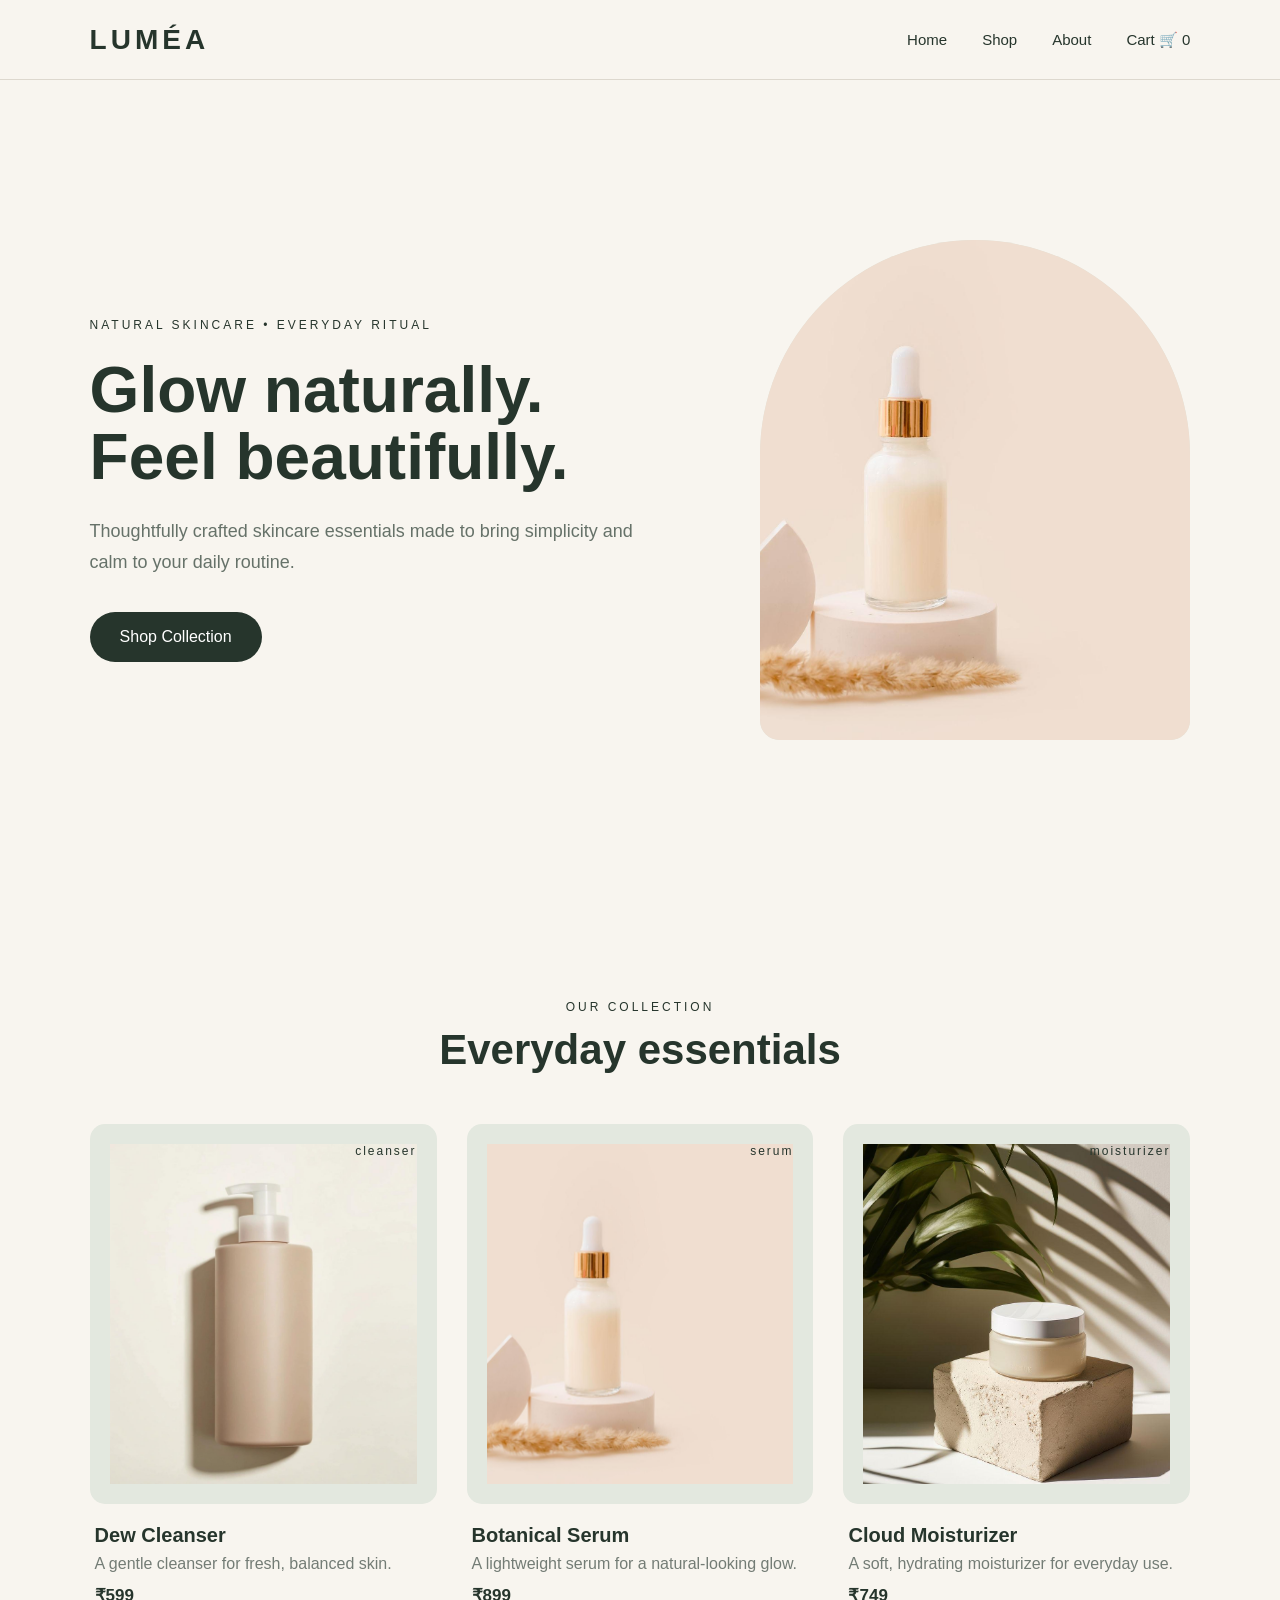
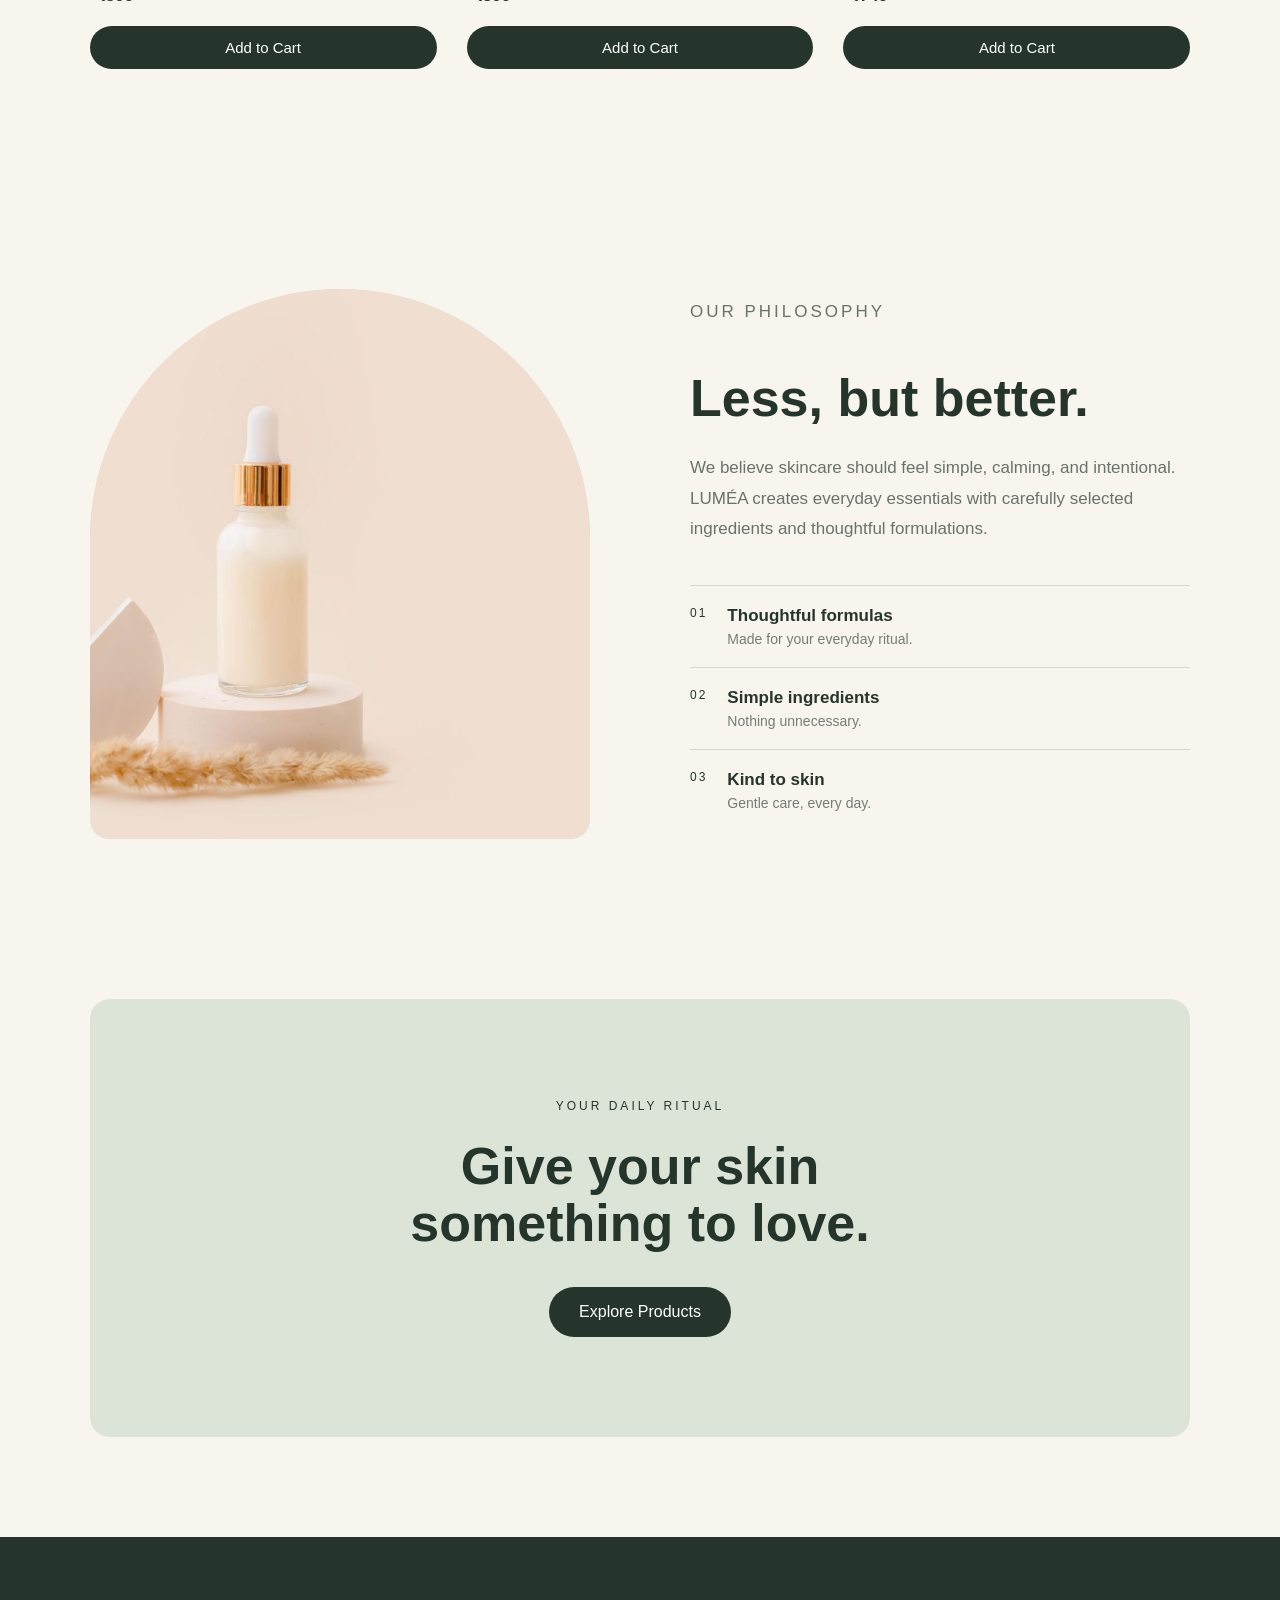
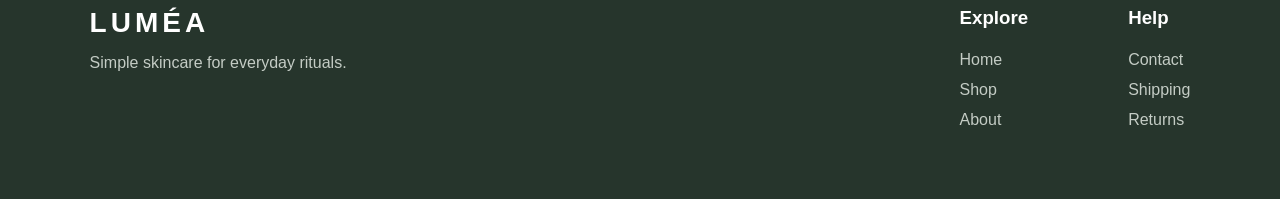
<file: index.html>
<!DOCTYPE html>
<html lang="en">
<head>
    <meta charset="UTF-8">
    <meta name="viewport" content="width=device-width, initial-scale=1.0">

    <title>LUMÉA — Natural Skincare</title>

    <link rel="stylesheet" href="css/style.css">
</head>

<body>
    <header class="navbar">

        <div class="logo">
            LUMÉA
        </div>
   <button class="menu-btn" id="menu-btn">
    ☰
</button>

<nav id="nav-menu">
    <a href="index.html">Home</a>
    <a href="products.html">Shop</a>
    <a href="about.html">About</a>
    <a href="cart.html">
        Cart 🛒 <span id="cart-count">0</span>
    </a>
</nav>

    </header>



    
    <section class="hero">

    <div class="hero-content">

        <p class="small-text">NATURAL SKINCARE • EVERYDAY RITUAL</p>

        <h1>Glow naturally.<br>Feel beautifully.</h1>

        <p class="hero-description">
            Thoughtfully crafted skincare essentials made
            to bring simplicity and calm to your daily routine.
        </p>

        <a href="products.html" class="hero-button">
            Shop Collection
        </a>

    </div>

    <div class="hero-image">
    <img
        src="image/serum.jpg"
        alt="LUMÉA skincare product"
        class="hero-product-image"
    >
</div>

</section>

<section class="featured">

    <div class="section-heading">
        <p>OUR COLLECTION</p>
        <h2>Everyday essentials</h2>
    </div>

    <div id="featured-products"  class="product-grid">

        
    </div>

</section>

<section class="brand-story">

   <div class="story-image">
    <img
        src="image/serum.jpg"
        alt="LUMÉA skincare"
        class="story-product-image"
    >
</div>

    <div class="story-content">

        <p class="small-text">OUR PHILOSOPHY</p>

        <h2>Less, but better.</h2>

        <p>
            We believe skincare should feel simple, calming,
            and intentional. LUMÉA creates everyday essentials
            with carefully selected ingredients and thoughtful
            formulations.
        </p>

        <div class="benefits">

            <div class="benefit">
                <span>01</span>
                <div>
                    <h3>Thoughtful formulas</h3>
                    <p>Made for your everyday ritual.</p>
                </div>
            </div>

            <div class="benefit">
                <span>02</span>
                <div>
                    <h3>Simple ingredients</h3>
                    <p>Nothing unnecessary.</p>
                </div>
            </div>

            <div class="benefit">
                <span>03</span>
                <div>
                    <h3>Kind to skin</h3>
                    <p>Gentle care, every day.</p>
                </div>
            </div>

        </div>

    </div>

</section>

<section class="cta">

    <p class="small-text">YOUR DAILY RITUAL</p>

    <h2>Give your skin<br>something to love.</h2>

    <a href="products.html" class="hero-button">
        Explore Products
    </a>

</section>




<footer class="footer">

    <div class="footer-brand">
        <h2>LUMÉA</h2>
        <p>
            Simple skincare for everyday rituals.
        </p>
    </div>

    <div class="footer-links">

        <div>
            <h3>Explore</h3>
            <a href="index.html">Home</a>
            <a href="products.html">Shop</a>
            <a href="about.html">About</a>
        </div>

        <div>
            <h3>Help</h3>
            <a href="contact.html">Contact</a>
            <a href="shipping.html">Shipping</a>
            <a href="returns.html">Returns</a>
        </div>

    </div>

</footer>
<script src="js/products.js"></script>
<script src="js/cart.js"></script>
<script src="js/main.js"></script>
</body>
</html>
</file>
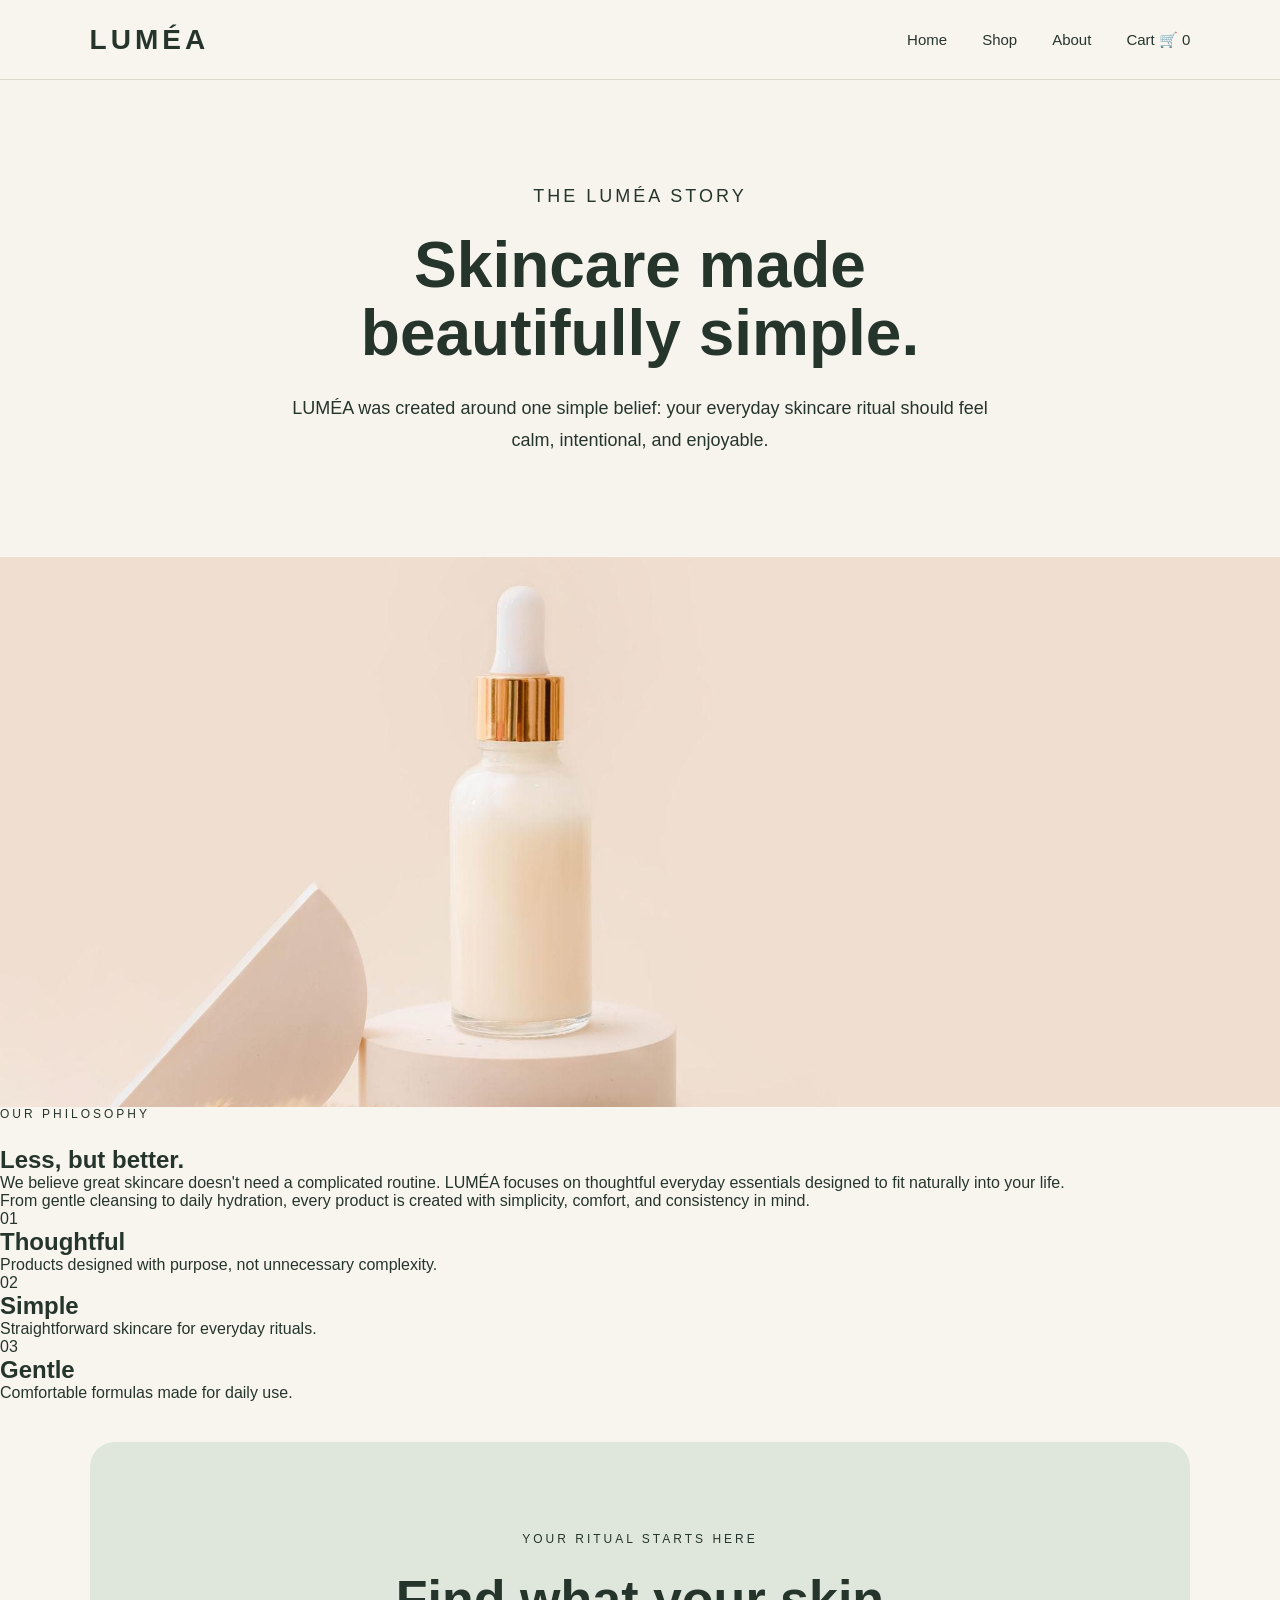
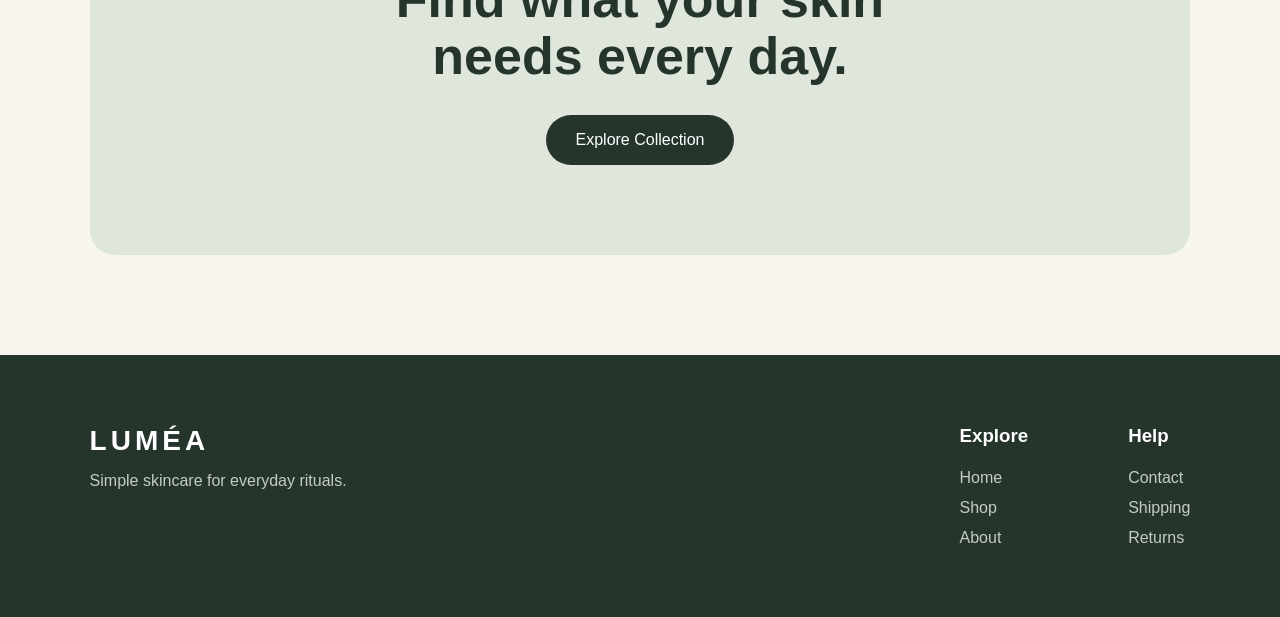
<file: about.html>
<!DOCTYPE html>
<html lang="en">

<head>
    <meta charset="UTF-8">
    <meta name="viewport" content="width=device-width, initial-scale=1.0">

    <title>About — LUMÉA</title>

    <link rel="stylesheet" href="css/style.css">
</head>

<body>

    <header class="navbar">

        <div class="logo">
            LUMÉA
        </div>

        <button class="menu-btn" id="menu-btn">
            ☰
        </button>

        <nav id="nav-menu">
            <a href="index.html">Home</a>
            <a href="products.html">Shop</a>
            <a href="about.html">About</a>
            <a href="cart.html">
                Cart 🛒 <span id="cart-count">0</span>
            </a>
        </nav>

    </header>


    <main class="about-page">

        <section class="about-hero">

            <p class="small-text">THE LUMÉA STORY</p>

            <h1>
                Skincare made<br>
                beautifully simple.
            </h1>

            <p>
                LUMÉA was created around one simple belief:
                your everyday skincare ritual should feel calm,
                intentional, and enjoyable.
            </p>

        </section>


        <section class="about-story">

            <div class="about-image">
                <img
                    src="image/serum.jpg"
                    alt="LUMÉA skincare"
                >
            </div>

            <div class="about-content">

                <p class="small-text">OUR PHILOSOPHY</p>

                <h2>Less, but better.</h2>

                <p>
                    We believe great skincare doesn't need a
                    complicated routine. LUMÉA focuses on
                    thoughtful everyday essentials designed
                    to fit naturally into your life.
                </p>

                <p>
                    From gentle cleansing to daily hydration,
                    every product is created with simplicity,
                    comfort, and consistency in mind.
                </p>

            </div>

        </section>


        <section class="about-values">

            <div>
                <span>01</span>
                <h2>Thoughtful</h2>
                <p>
                    Products designed with purpose,
                    not unnecessary complexity.
                </p>
            </div>

            <div>
                <span>02</span>
                <h2>Simple</h2>
                <p>
                    Straightforward skincare for
                    everyday rituals.
                </p>
            </div>

            <div>
                <span>03</span>
                <h2>Gentle</h2>
                <p>
                    Comfortable formulas made
                    for daily use.
                </p>
            </div>

        </section>


        <section class="about-cta">

            <p class="small-text">YOUR RITUAL STARTS HERE</p>

            <h2>
                Find what your skin<br>
                needs every day.
            </h2>

            <a href="products.html" class="hero-button">
                Explore Collection
            </a>

        </section>

    </main>


    <footer class="footer">

        <div class="footer-brand">

            <h2>LUMÉA</h2>

            <p>
                Simple skincare for everyday rituals.
            </p>

        </div>


        <div class="footer-links">

            <div>

                <h3>Explore</h3>

                <a href="index.html">Home</a>
                <a href="products.html">Shop</a>
                <a href="about.html">About</a>

            </div>


            <div>

                <h3>Help</h3>

                <a href="contact.html">Contact</a>
                <a href="shipping.html">Shipping</a>
                <a href="returns.html">Returns</a>

            </div>

        </div>

    </footer>


    <script src="js/products.js"></script>
    <script src="js/cart.js"></script>
    <script src="js/main.js"></script>

</body>

</html>
</file>
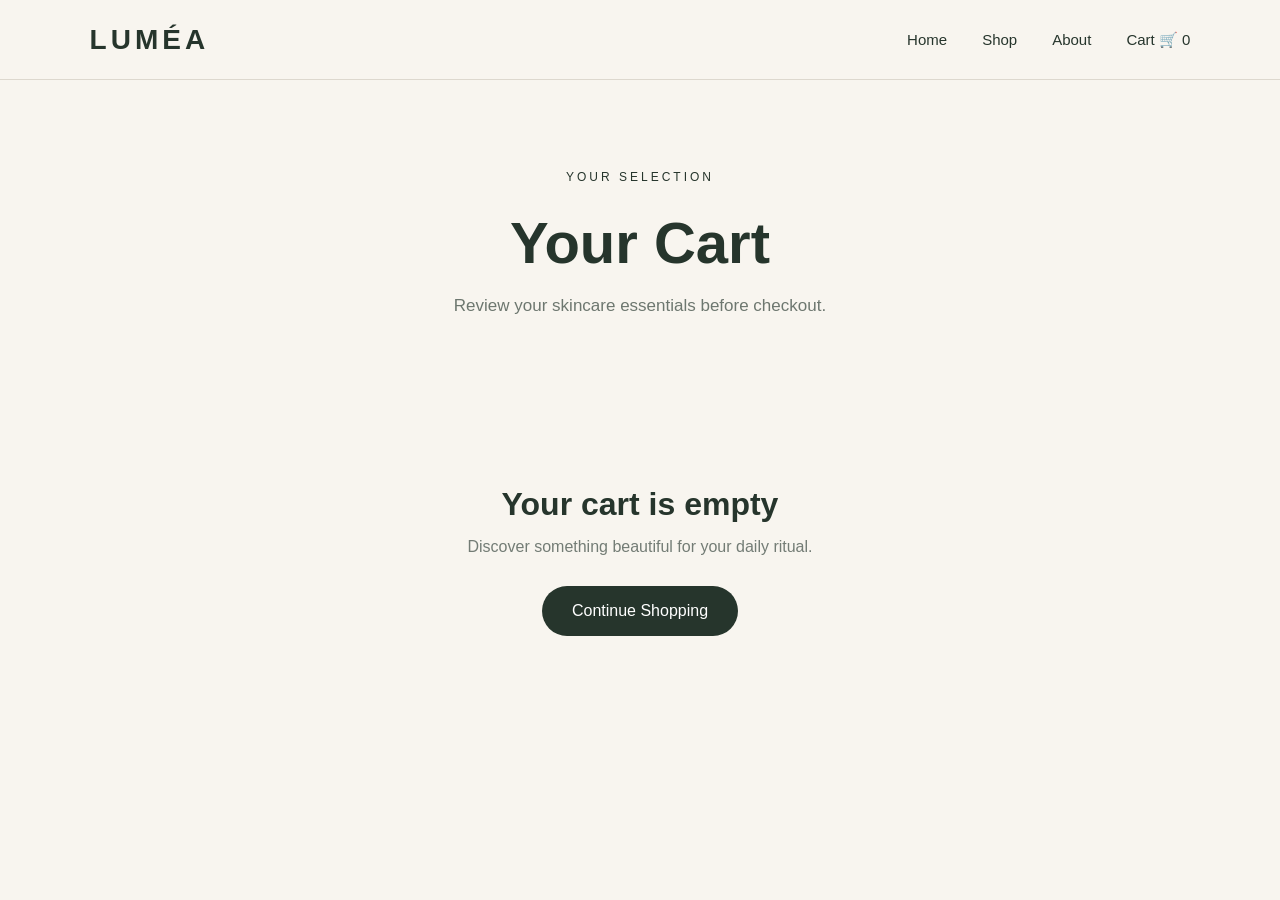
<file: cart.html>
<!DOCTYPE html>
<html lang="en">

<head>
    <meta charset="UTF-8">
    <meta name="viewport" content="width=device-width, initial-scale=1.0">

    <title>Your Cart — LUMÉA</title>

    <link rel="stylesheet" href="css/style.css">
</head>

<body>

    <!-- Navbar -->

    <header class="navbar">

        <div class="logo">
            LUMÉA
        </div>
     <button class="menu-btn" id="menu-btn">
    ☰
</button>

<nav id="nav-menu">
    <a href="index.html">Home</a>
    <a href="products.html">Shop</a>
    <a href="about.html">About</a>
    <a href="cart.html">
        Cart 🛒 <span id="cart-count">0</span>
    </a>
</nav>
      
    </header>


    <!-- Cart Header -->

    <section class="shop-header">

        <p class="small-text">YOUR SELECTION</p>

        <h1>Your Cart</h1>

        <p>
            Review your skincare essentials before checkout.
        </p>

    </section>


    <!-- Cart -->

    <section class="cart-section">

        <div id="cart-container">

        </div>

    </section>


    <script src="js/products.js"></script>
    <script src="js/cart.js"></script>
    <script src="js/main.js"></script>

</body>

</html>
</file>
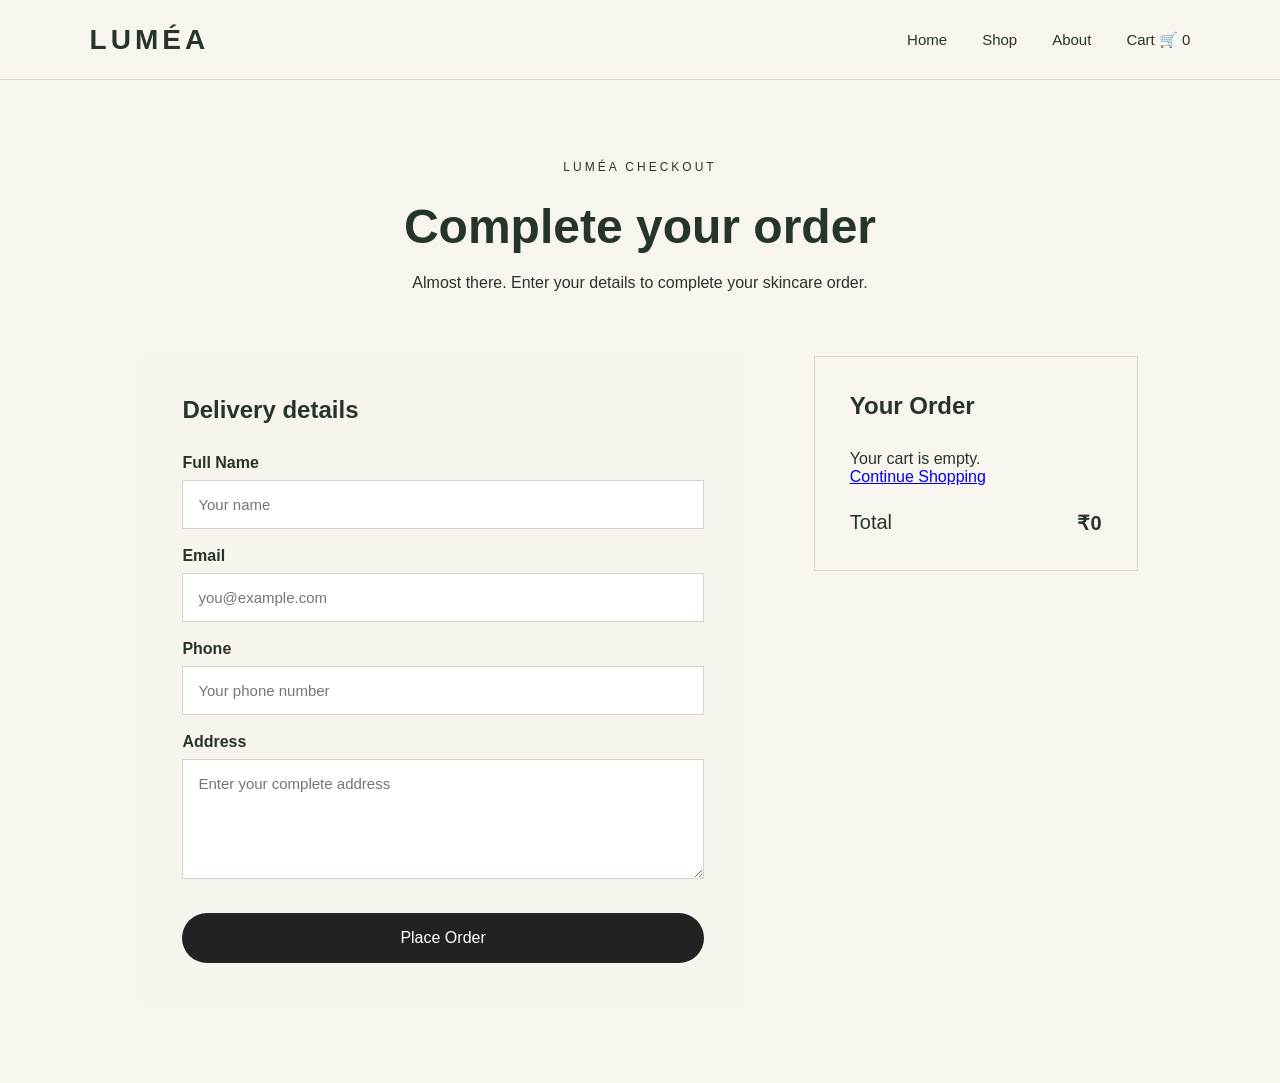
<file: checkout.html>
<!DOCTYPE html>
<html lang="en">

<head>
    <meta charset="UTF-8">
    <meta name="viewport" content="width=device-width, initial-scale=1.0">

    <title>Checkout — LUMÉA</title>

    <link rel="stylesheet" href="css/style.css">
</head>

<body>

    <!-- Navbar -->

    <header class="navbar">

        <div class="logo">
            LUMÉA
        </div>

        <button class="menu-btn" id="menu-btn">
            ☰
        </button>

        <nav id="nav-menu">
            <a href="index.html">Home</a>
            <a href="products.html">Shop</a>
            <a href="#">About</a>
            <a href="cart.html">
                Cart 🛒 <span id="cart-count">0</span>
            </a>
        </nav>

    </header>


    <!-- Checkout -->

    <main class="checkout-page">

        <div class="checkout-heading">

            <p class="small-text">LUMÉA CHECKOUT</p>

            <h1>Complete your order</h1>

            <p>
                Almost there. Enter your details to complete
                your skincare order.
            </p>

        </div>


        <div class="checkout-layout">


            <!-- Customer Details -->

            <section class="checkout-form">

                <h2>Delivery details</h2>

                <form id="checkout-form">

                    <label for="name">Full Name</label>

                    <input
                        type="text"
                        id="name"
                        placeholder="Your name"
                        required
                    >


                    <label for="email">Email</label>

                    <input
                        type="email"
                        id="email"
                        placeholder="you@example.com"
                        required
                    >


                    <label for="phone">Phone</label>

                    <input
                        type="tel"
                        id="phone"
                        placeholder="Your phone number"
                        required
                    >


                    <label for="address">Address</label>

                    <textarea
                        id="address"
                        placeholder="Enter your complete address"
                        required
                    ></textarea>


                    <button type="submit" class="checkout-btn">
                        Place Order
                    </button>

                </form>

            </section>


            <!-- Order Summary -->

            <section class="checkout-summary">

                <h2>Your Order</h2>

                <div id="checkout-items">
                </div>

                <div class="checkout-total">

                    <span>Total</span>

                    <strong id="checkout-total">
                        ₹0
                    </strong>

                </div>

            </section>

        </div>

    </main>


    <!-- Success Message -->

    <div id="order-success" class="order-success">

        <div>

            <h2>Order placed! ✨</h2>

            <p>
                Thank you for choosing LUMÉA.
                Your skincare ritual is on its way.
            </p>

            <a href="index.html" class="hero-button">
                Back to Home
            </a>

        </div>

    </div>


    <script src="js/products.js"></script>
    <script src="js/cart.js"></script>
    <script src="js/checkout.js"></script>
    <script src="js/main.js"></script>

</body>

</html>
</file>
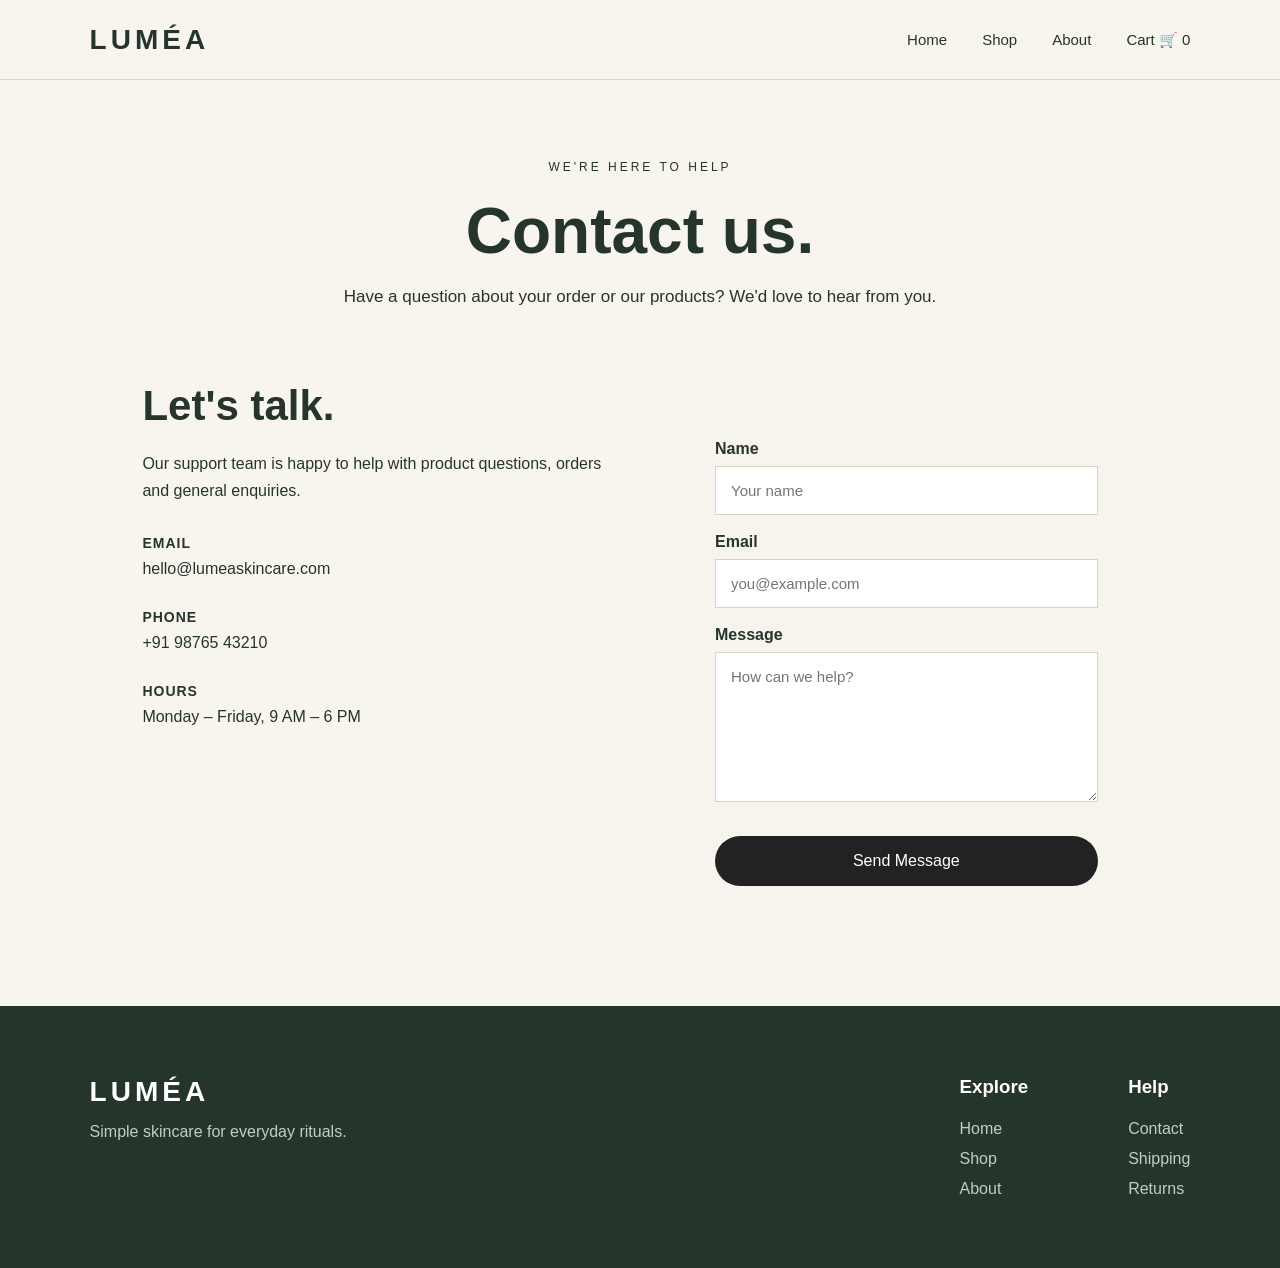
<file: contact.html>
<!DOCTYPE html>
<html lang="en">

<head>
    <meta charset="UTF-8">
    <meta name="viewport" content="width=device-width, initial-scale=1.0">

    <title>Contact — LUMÉA</title>

    <link rel="stylesheet" href="css/style.css">
</head>

<body>

<header class="navbar">

    <div class="logo">
        LUMÉA
    </div>

    <button class="menu-btn" id="menu-btn">
        ☰
    </button>

    <nav id="nav-menu">
        <a href="index.html">Home</a>
        <a href="products.html">Shop</a>
        <a href="about.html">About</a>
        <a href="cart.html">
            Cart 🛒 <span id="cart-count">0</span>
        </a>
    </nav>

</header>


<main class="simple-page">

    <section class="simple-page-heading">

        <p class="small-text">WE'RE HERE TO HELP</p>

        <h1>Contact us.</h1>

        <p>
            Have a question about your order or our products?
            We'd love to hear from you.
        </p>

    </section>


    <section class="contact-layout">

        <div class="contact-info">

            <h2>Let's talk.</h2>

            <p>
                Our support team is happy to help with
                product questions, orders and general enquiries.
            </p>

            <div class="contact-detail">
                <strong>Email</strong>
                <p>hello@lumeaskincare.com</p>
            </div>

            <div class="contact-detail">
                <strong>Phone</strong>
                <p>+91 98765 43210</p>
            </div>

            <div class="contact-detail">
                <strong>Hours</strong>
                <p>Monday – Friday, 9 AM – 6 PM</p>
            </div>

        </div>


        <form class="contact-form">

            <label for="contact-name">Name</label>

            <input
                type="text"
                id="contact-name"
                placeholder="Your name"
                required
            >


            <label for="contact-email">Email</label>

            <input
                type="email"
                id="contact-email"
                placeholder="you@example.com"
                required
            >


            <label for="message">Message</label>

            <textarea
                id="message"
                placeholder="How can we help?"
                required
            ></textarea>


            <button type="submit" class="checkout-btn">
                Send Message
            </button>

        </form>

    </section>

</main>


<footer class="footer">

    <div class="footer-brand">
        <h2>LUMÉA</h2>
        <p>Simple skincare for everyday rituals.</p>
    </div>

    <div class="footer-links">

        <div>
            <h3>Explore</h3>
            <a href="index.html">Home</a>
            <a href="products.html">Shop</a>
            <a href="about.html">About</a>
        </div>

        <div>
            <h3>Help</h3>
            <a href="contact.html">Contact</a>
            <a href="shipping.html">Shipping</a>
            <a href="returns.html">Returns</a>
        </div>

    </div>

</footer>


<script src="js/products.js"></script>
<script src="js/cart.js"></script>
<script src="js/main.js"></script>

</body>
</html>
</file>
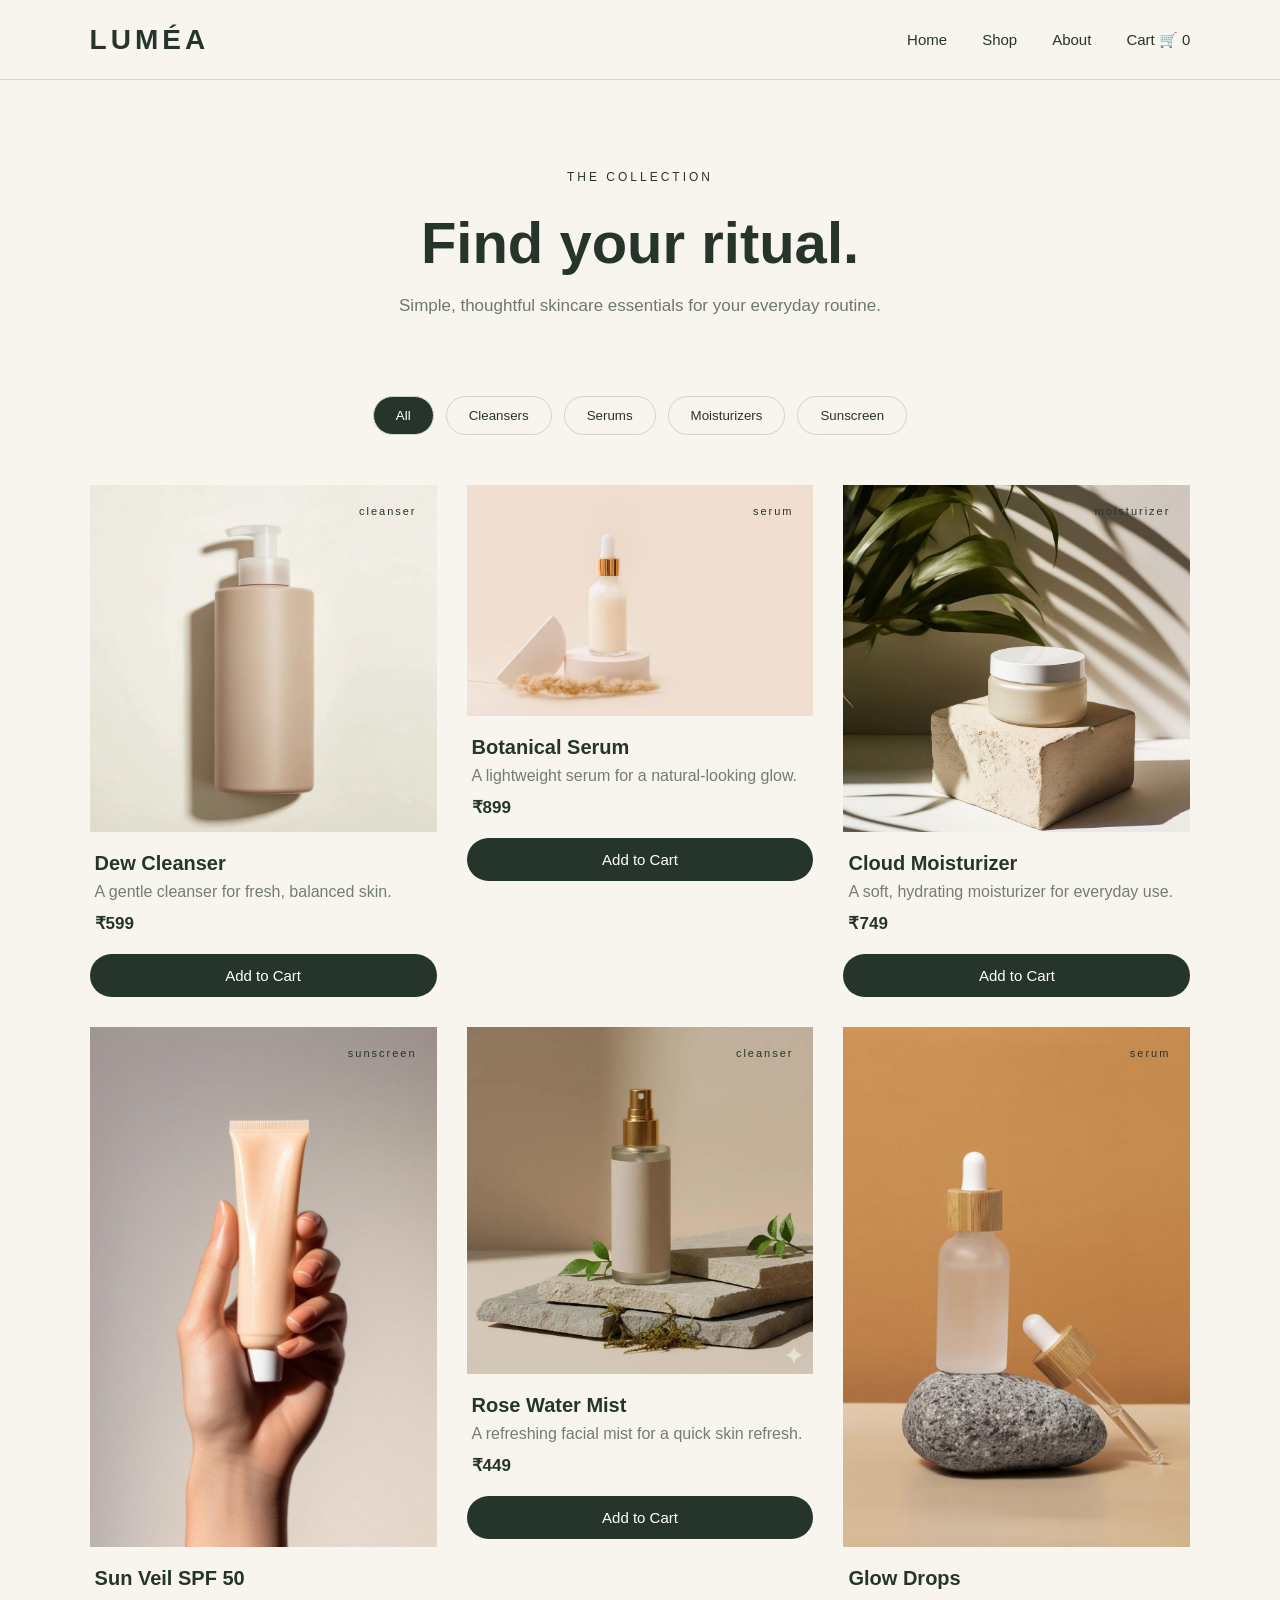
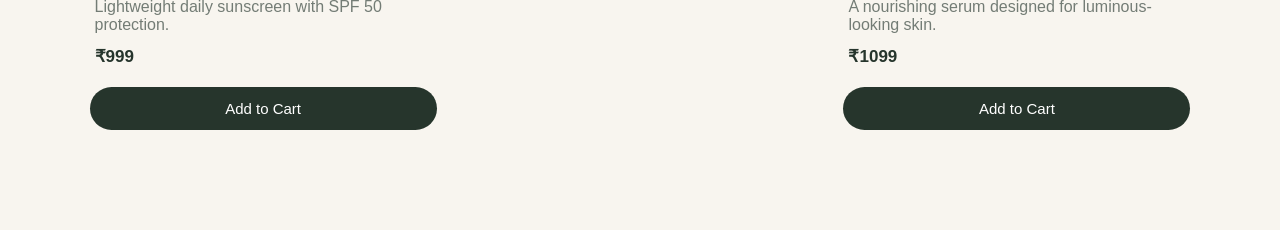
<file: products.html>
<!DOCTYPE html>
<html lang="en">

<head>
    <meta charset="UTF-8">
    <meta name="viewport" content="width=device-width, initial-scale=1.0">

    <title>Shop — LUMÉA</title>

    <link rel="stylesheet" href="css/style.css">
</head>

<body>

    <!-- Navbar -->
    <header class="navbar">

        <div class="logo">
            LUMÉA
        </div>

        <button class="menu-btn" id="menu-btn">
    ☰
</button>

<nav id="nav-menu">
    <a href="index.html">Home</a>
    <a href="products.html">Shop</a>
    <a href="about.html">About</a>
    <a href="cart.html">
        Cart 🛒 <span id="cart-count">0</span>
    </a>
</nav>

    </header>


    <!-- Shop Header -->
    <section class="shop-header">

        <p class="small-text">THE COLLECTION</p>

        <h1>Find your ritual.</h1>

        <p>
            Simple, thoughtful skincare essentials
            for your everyday routine.
        </p>

    </section>


    <!-- Filters -->
    <section class="shop-section">

        <div class="filters">

            <button class="filter-btn active" data-category="all">
                All
            </button>

            <button class="filter-btn" data-category="cleanser">
                Cleansers
            </button>

            <button class="filter-btn" data-category="serum">
                Serums
            </button>

            <button class="filter-btn" data-category="moisturizer">
                Moisturizers
            </button>

            <button class="filter-btn" data-category="sunscreen">
                Sunscreen
            </button>

        </div>


        <!-- Products will appear here -->
        <div id="product-container" class="product-grid">

        </div>

    </section>


    <script src="js/products.js"></script>
<script src="js/cart.js"></script>
<script src="js/products-page.js"></script>
<script src="js/main.js"></script>
    

</body>

</html>
</file>
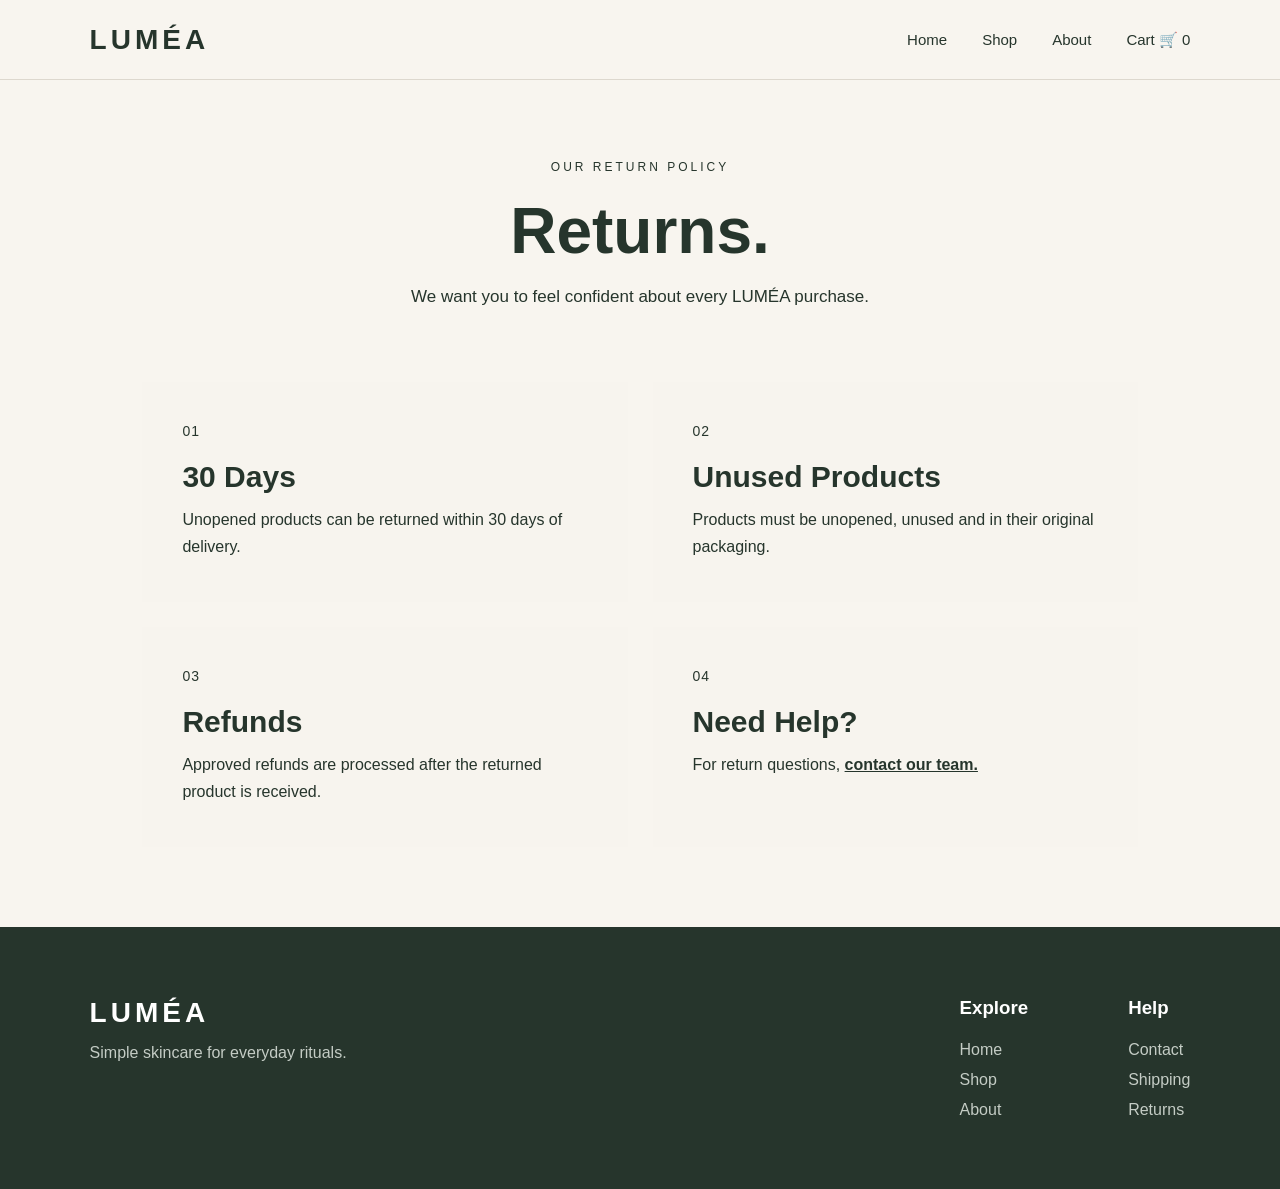
<file: returns.html>
<!DOCTYPE html>
<html lang="en">

<head>
    <meta charset="UTF-8">
    <meta name="viewport" content="width=device-width, initial-scale=1.0">

    <title>Returns — LUMÉA</title>

    <link rel="stylesheet" href="css/style.css">
</head>

<body>

<header class="navbar">

    <div class="logo">LUMÉA</div>

    <button class="menu-btn" id="menu-btn">☰</button>

    <nav id="nav-menu">
        <a href="index.html">Home</a>
        <a href="products.html">Shop</a>
        <a href="about.html">About</a>
        <a href="cart.html">
            Cart 🛒 <span id="cart-count">0</span>
        </a>
    </nav>

</header>


<main class="simple-page">

    <section class="simple-page-heading">

        <p class="small-text">OUR RETURN POLICY</p>

        <h1>Returns.</h1>

        <p>
            We want you to feel confident about every
            LUMÉA purchase.
        </p>

    </section>


    <section class="info-cards">

        <div>
            <span>01</span>
            <h2>30 Days</h2>
            <p>
                Unopened products can be returned within
                30 days of delivery.
            </p>
        </div>

        <div>
            <span>02</span>
            <h2>Unused Products</h2>
            <p>
                Products must be unopened, unused and
                in their original packaging.
            </p>
        </div>

        <div>
            <span>03</span>
            <h2>Refunds</h2>
            <p>
                Approved refunds are processed after the
                returned product is received.
            </p>
        </div>

        <div>
            <span>04</span>
            <h2>Need Help?</h2>
            <p>
                For return questions,
                <a href="contact.html">contact our team.</a>
            </p>
        </div>

    </section>

</main>


<footer class="footer">

    <div class="footer-brand">
        <h2>LUMÉA</h2>
        <p>Simple skincare for everyday rituals.</p>
    </div>

    <div class="footer-links">

        <div>
            <h3>Explore</h3>
            <a href="index.html">Home</a>
            <a href="products.html">Shop</a>
            <a href="about.html">About</a>
        </div>

        <div>
            <h3>Help</h3>
            <a href="contact.html">Contact</a>
            <a href="shipping.html">Shipping</a>
            <a href="returns.html">Returns</a>
        </div>

    </div>

</footer>


<script src="js/products.js"></script>
<script src="js/cart.js"></script>
<script src="js/main.js"></script>

</body>
</html>
</file>
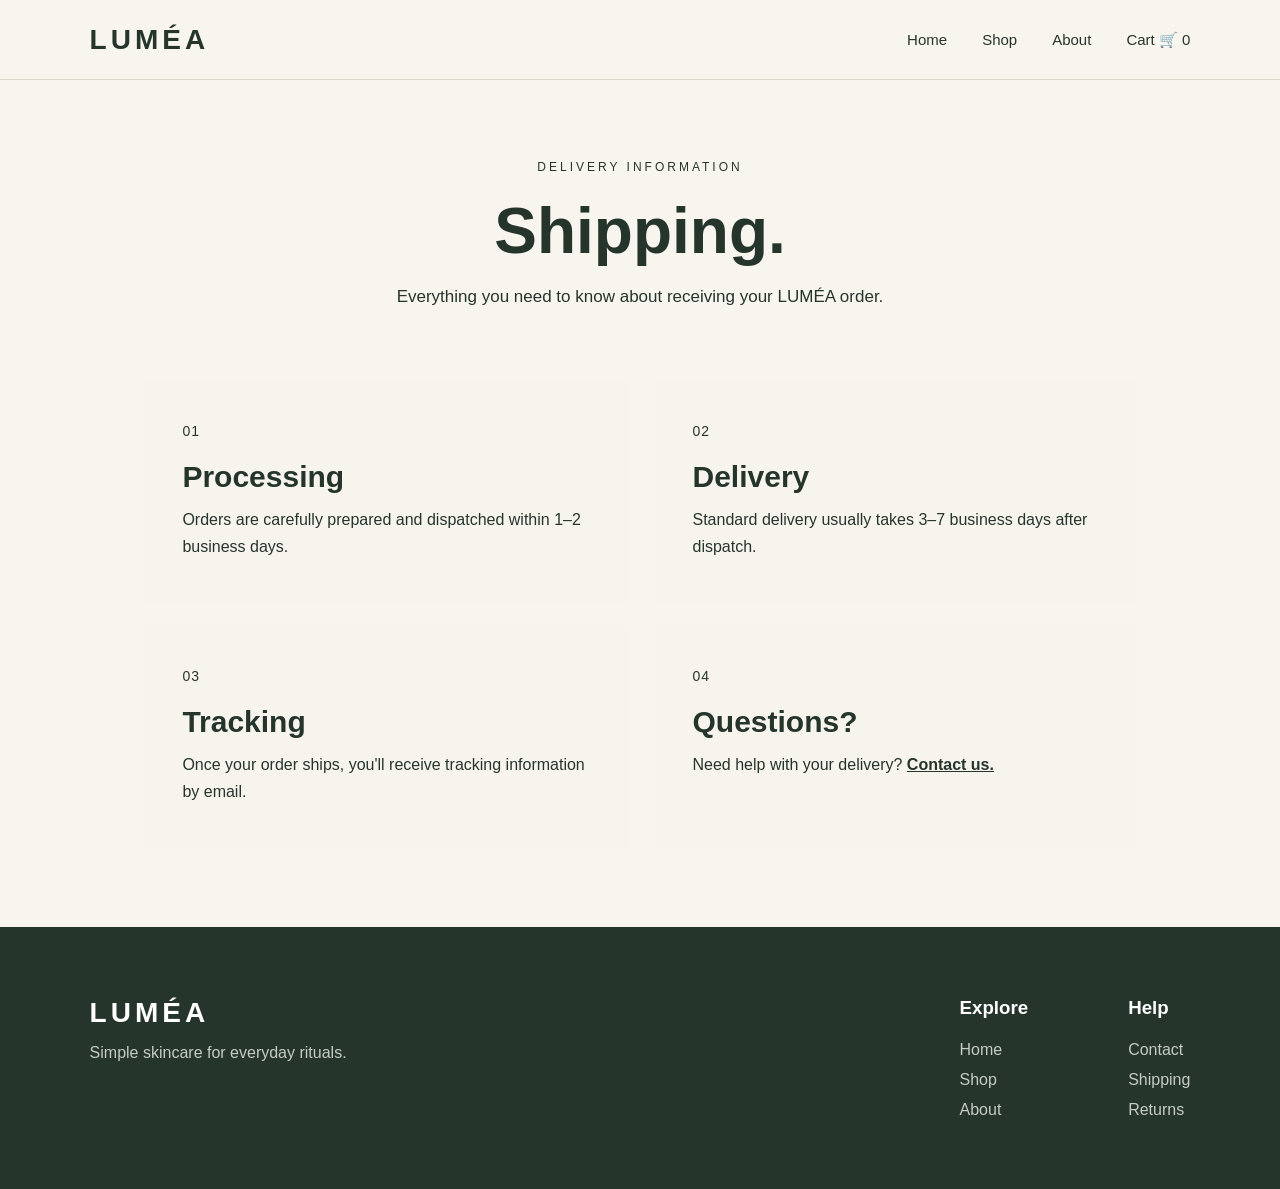
<file: shipping.html>
<!DOCTYPE html>
<html lang="en">

<head>
    <meta charset="UTF-8">
    <meta name="viewport" content="width=device-width, initial-scale=1.0">

    <title>Shipping — LUMÉA</title>

    <link rel="stylesheet" href="css/style.css">
</head>

<body>

<header class="navbar">

    <div class="logo">LUMÉA</div>

    <button class="menu-btn" id="menu-btn">☰</button>

    <nav id="nav-menu">
        <a href="index.html">Home</a>
        <a href="products.html">Shop</a>
        <a href="about.html">About</a>
        <a href="cart.html">
            Cart 🛒 <span id="cart-count">0</span>
        </a>
    </nav>

</header>


<main class="simple-page">

    <section class="simple-page-heading">

        <p class="small-text">DELIVERY INFORMATION</p>

        <h1>Shipping.</h1>

        <p>
            Everything you need to know about receiving
            your LUMÉA order.
        </p>

    </section>


    <section class="info-cards">

        <div>
            <span>01</span>
            <h2>Processing</h2>
            <p>
                Orders are carefully prepared and dispatched
                within 1–2 business days.
            </p>
        </div>

        <div>
            <span>02</span>
            <h2>Delivery</h2>
            <p>
                Standard delivery usually takes 3–7 business
                days after dispatch.
            </p>
        </div>

        <div>
            <span>03</span>
            <h2>Tracking</h2>
            <p>
                Once your order ships, you'll receive tracking
                information by email.
            </p>
        </div>

        <div>
            <span>04</span>
            <h2>Questions?</h2>
            <p>
                Need help with your delivery?
                <a href="contact.html">Contact us.</a>
            </p>
        </div>

    </section>

</main>


<footer class="footer">

    <div class="footer-brand">
        <h2>LUMÉA</h2>
        <p>Simple skincare for everyday rituals.</p>
    </div>

    <div class="footer-links">

        <div>
            <h3>Explore</h3>
            <a href="index.html">Home</a>
            <a href="products.html">Shop</a>
            <a href="about.html">About</a>
        </div>

        <div>
            <h3>Help</h3>
            <a href="contact.html">Contact</a>
            <a href="shipping.html">Shipping</a>
            <a href="returns.html">Returns</a>
        </div>

    </div>

</footer>


<script src="js/products.js"></script>
<script src="js/cart.js"></script>
<script src="js/main.js"></script>

</body>
</html>
</file>
<file: css/style.css>
* {
    margin: 0;
    padding: 0;
    box-sizing: border-box;
}

body {
    font-family: Arial, sans-serif;
    background-color: #f8f5ef;
    color: #26352c;
}

.navbar {
    height: 80px;
    display: flex;
    justify-content: space-between;
    align-items: center;
    padding: 0 7%;
    background-color: #f8f5ef;
    border-bottom: 1px solid #ddd8ce;
}

.logo {
    font-size: 28px;
    font-weight: bold;
    letter-spacing: 4px;
}

nav {
    display: flex;
    gap: 35px;
}

nav a {
    text-decoration: none;
    color: #26352c;
    font-size: 15px;
}

nav a:hover {
    color: #7b927d;
}
.hero {
    min-height: calc(100vh - 80px);
    display: flex;
    align-items: center;
    justify-content: space-between;
    padding: 60px 7%;
    gap: 50px;
}

.hero-content {
    max-width: 550px;
}

.small-text {
    font-size: 12px;
    letter-spacing: 3px;
    margin-bottom: 25px;
}

.hero h1 {
    font-size: 64px;
    line-height: 1.05;
    margin-bottom: 25px;
}

.hero-description {
    font-size: 18px;
    line-height: 1.7;
    color: #667269;
    margin-bottom: 35px;
}

.hero-button {
    display: inline-block;
    padding: 16px 30px;
    background-color: #26352c;
    color: white;
    text-decoration: none;
    border-radius: 30px;
    transition: 0.3s;
}

.hero-button:hover {
    transform: translateY(-3px);
}

.hero-image {
    width: 430px;
    height: 500px;
    background-color: #dfe6dc;
    border-radius: 220px 220px 20px 20px;
    display: flex;
    justify-content: center;
    align-items: center;
}

.product-shape {
    width: 150px;
    height: 260px;
    background-color: #f5f0e7;
    border-radius: 20px;
    display: flex;
    justify-content: center;
    align-items: center;
    font-size: 14px;
    letter-spacing: 3px;
    box-shadow: 0 20px 40px rgba(0,0,0,0.12);
}
.featured {
    padding: 100px 7%;
}

.section-heading {
    text-align: center;
    margin-bottom: 50px;
}

.section-heading p {
    font-size: 12px;
    letter-spacing: 3px;
    margin-bottom: 12px;
}

.section-heading h2 {
    font-size: 42px;
}

.product-grid {
    display: grid;
    grid-template-columns: repeat(3, 1fr);
    gap: 30px;
}

.product-card {
    position: relative;
}

.product-image {
    height: 380px;
    background-color: #e3e8df;
    display: flex;
    align-items: flex-start;
    justify-content: flex-end;
    padding: 20px;
    border-radius: 15px;
    transition: 0.3s;
}

.product-image:hover {
    transform: translateY(-5px);
}

.product-image span {
    font-size: 12px;
    letter-spacing: 2px;
}

.product-info {
    padding: 20px 5px;
}

.product-info h3 {
    font-size: 20px;
    margin-bottom: 8px;
}

.product-info p {
    color: #737c75;
    margin-bottom: 12px;
}

.product-info strong {
    font-size: 17px;
}

.product-card button {
    width: 100%;
    padding: 13px;
    border: none;
    border-radius: 25px;
    background-color: #26352c;
    color: white;
    cursor: pointer;
    font-size: 15px;
}

.product-card button:hover {
    background-color: #526658;
}

.brand-story {
    padding: 120px 7%;
    display: grid;
    grid-template-columns: 1fr 1fr;
    gap: 100px;
    align-items: center;
}

.story-image {
    height: 550px;
    background-color: #d8e0d5;
    border-radius: 250px 250px 20px 20px;
    display: flex;
    justify-content: center;
    align-items: center;
}

.story-circle {
    width: 220px;
    height: 220px;
    border-radius: 50%;
    background-color: #f5f0e7;
    display: flex;
    align-items: center;
    justify-content: center;
    letter-spacing: 4px;
    box-shadow: 0 20px 50px rgba(0, 0, 0, 0.1);
}

.story-content {
    max-width: 550px;
}

.story-content h2 {
    font-size: 52px;
    margin-bottom: 25px;
}

.story-content > p {
    color: #68736b;
    line-height: 1.8;
    font-size: 17px;
    margin-bottom: 40px;
}

.benefit {
    display: flex;
    gap: 20px;
    padding: 20px 0;
    border-top: 1px solid #d8d5ce;
}

.benefit span {
    font-size: 12px;
    letter-spacing: 2px;
}

.benefit h3 {
    font-size: 17px;
    margin-bottom: 5px;
}

.benefit p {
    color: #747d76;
    font-size: 14px;
}

.cta {
    margin: 40px 7% 100px;
    padding: 100px 20px;
    text-align: center;
    background-color: #dce4d8;
    border-radius: 20px;
}

.cta h2 {
    font-size: 52px;
    line-height: 1.1;
    margin-bottom: 35px;
}

.footer {
    padding: 70px 7%;
    background-color: #26352c;
    color: white;
    display: flex;
    justify-content: space-between;
}

.footer-brand h2 {
    font-size: 28px;
    letter-spacing: 4px;
    margin-bottom: 15px;
}

.footer-brand p {
    color: #c4ccc5;
}

.footer-links {
    display: flex;
    gap: 100px;
}

.footer-links div {
    display: flex;
    flex-direction: column;
    gap: 12px;
}

.footer-links h3 {
    margin-bottom: 10px;
}

.footer-links a {
    color: #c4ccc5;
    text-decoration: none;
}

.footer-links a:hover {
    color: white;
}

.shop-header {
    text-align: center;
    padding: 90px 20px 60px;
}

.shop-header h1 {
    font-size: 58px;
    margin-bottom: 20px;
}

.shop-header > p:last-child {
    color: #6d776f;
    font-size: 17px;
}

.shop-section {
    padding: 20px 7% 100px;
}

.filters {
    display: flex;
    justify-content: center;
    gap: 12px;
    margin-bottom: 50px;
    flex-wrap: wrap;
}

.filter-btn {
    padding: 11px 22px;
    border: 1px solid #cfd4cc;
    background: transparent;
    border-radius: 25px;
    cursor: pointer;
    color: #26352c;
}

.filter-btn:hover,
.filter-btn.active {
    background-color: #26352c;
    color: white;
}



.cart-section {
    padding: 30px 7% 100px;
}

.cart-items {
    max-width: 900px;
    margin: 0 auto;
}

.cart-item {
    display: grid;
    grid-template-columns: 1fr auto auto auto;
    align-items: center;
    gap: 30px;
    padding: 25px 0;
    border-bottom: 1px solid #d8d5ce;
}

.cart-item-info h3 {
    font-size: 20px;
    margin-bottom: 8px;
}

.cart-item-info p {
    color: #737c75;
}

.cart-controls {
    display: flex;
    align-items: center;
    gap: 15px;
}

.cart-controls button {
    width: 32px;
    height: 32px;
    border: 1px solid #cfd4cc;
    background: transparent;
    border-radius: 50%;
    cursor: pointer;
    font-size: 18px;
}

.cart-controls button:hover {
    background-color: #26352c;
    color: white;
}

.cart-controls span {
    min-width: 20px;
    text-align: center;
}

.remove-btn {
    border: none;
    background: transparent;
    color: #777;
    cursor: pointer;
    text-decoration: underline;
}

.remove-btn:hover {
    color: #26352c;
}

.cart-summary {
    max-width: 900px;
    margin: 50px auto 0;
    padding: 35px;
    background-color: #e3e8df;
    border-radius: 15px;
    text-align: right;
}

.cart-summary h2 {
    margin-bottom: 20px;
}

.cart-summary p {
    font-size: 18px;
    margin-bottom: 25px;
}

.checkout-btn {
    padding: 14px 30px;
    border: none;
    border-radius: 25px;
    background-color: #26352c;
    color: white;
    cursor: pointer;
    font-size: 15px;
}

.checkout-btn:hover {
    background-color: #526658;
}

.empty-cart {
    text-align: center;
    padding: 80px 20px;
}

.empty-cart h2 {
    font-size: 32px;
    margin-bottom: 15px;
}

.empty-cart p {
    color: #737c75;
    margin-bottom: 30px;
}

.product-info h3 a {
    color: #26352c;
    text-decoration: none;
}

.product-info h3 a:hover {
    text-decoration: underline;
}

/* PRODUCT DETAILS */

.product-details {
    min-height: 650px;
    padding: 80px 7%;
    display: grid;
    grid-template-columns: 1fr 1fr;
    gap: 90px;
    align-items: center;
}

.detail-image {
    height: 560px;
    background-color: #dfe6dc;
    border-radius: 280px 280px 20px 20px;
    display: flex;
    align-items: flex-start;
    justify-content: flex-end;
    padding: 30px;
}

.detail-image span {
    font-size: 12px;
    letter-spacing: 3px;
}

.detail-content {
    max-width: 520px;
}

.detail-content h1 {
    font-size: 56px;
    line-height: 1.1;
    margin-bottom: 15px;
}

.detail-content h2 {
    font-size: 25px;
    margin-bottom: 25px;
}

.detail-content > p {
    color: #6d776f;
    font-size: 17px;
    line-height: 1.8;
    margin-bottom: 35px;
}

.product-meta {
    display: flex;
    gap: 60px;
    padding: 25px 0;
    border-top: 1px solid #d8d5ce;
    border-bottom: 1px solid #d8d5ce;
    margin-bottom: 30px;
}

.product-meta h3 {
    font-size: 14px;
}

.product-meta p {
    color: #737c75;
    margin-top: 5px;
}

.quantity {
    display: flex;
    align-items: center;
    gap: 20px;
    margin-bottom: 25px;
}

.quantity button {
    width: 40px;
    height: 40px;
    border: 1px solid #cfd4cc;
    background: transparent;
    border-radius: 50%;
    font-size: 20px;
    cursor: pointer;
}

.quantity button:hover {
    background-color: #26352c;
    color: white;
}

.quantity span {
    font-size: 18px;
    min-width: 20px;
    text-align: center;
}

.add-product-btn {
    width: 100%;
    padding: 17px;
    border: none;
    border-radius: 30px;
    background-color: #26352c;
    color: white;
    font-size: 16px;
    cursor: pointer;
    transition: 0.3s;
}

.add-product-btn:hover {
    background-color: #526658;
    transform: translateY(-2px);
}


/* PRODUCT INFORMATION */

.product-info-section {
    padding: 100px 7%;
    background-color: #f0eee7;
    display: grid;
    grid-template-columns: 1fr 1fr;
    gap: 100px;
}

.product-info-section h2 {
    font-size: 45px;
    line-height: 1.15;
}

.product-info-section > div:last-child {
    color: #68736b;
    line-height: 1.8;
    font-size: 16px;
}

.product-info-section > div:last-child p {
    margin-bottom: 25px;
}

.product-link {
    display: block;
    text-decoration: none;
    color: inherit;
}

.product-image {
    position: relative;
    overflow: hidden;
}

.bottle {
    width: 115px;
    height: 210px;
    background-color: #f5f0e7;
    border-radius: 18px 18px 25px 25px;
    position: absolute;
    left: 50%;
    top: 50%;
    transform: translate(-50%, -45%);
    display: flex;
    justify-content: center;
    align-items: center;
    box-shadow: 0 20px 35px rgba(0, 0, 0, 0.12);
}

.bottle::before {
    content: "";
    position: absolute;
    width: 55px;
    height: 25px;
    background-color: #26352c;
    top: -25px;
    border-radius: 6px 6px 0 0;
}

.bottle span {
    font-size: 11px;
    letter-spacing: 2px;
    color: #26352c;
}

.product-category {
    position: absolute;
    top: 20px;
    right: 20px;
    font-size: 11px;
    letter-spacing: 2px;
}

.product-link:hover .bottle {
    transform: translate(-50%, -50%);
    transition: 0.3s;
}

.detail-image {
    position: relative;
    overflow: hidden;
}

.detail-bottle {
    width: 160px;
    height: 300px;
    background-color: #f5f0e7;
    border-radius: 22px 22px 30px 30px;
    position: absolute;
    left: 50%;
    top: 50%;
    transform: translate(-50%, -45%);
    display: flex;
    align-items: center;
    justify-content: center;
    box-shadow: 0 25px 50px rgba(0, 0, 0, 0.15);
}

.detail-bottle::before {
    content: "";
    position: absolute;
    width: 75px;
    height: 35px;
    background-color: #26352c;
    top: -35px;
    border-radius: 8px 8px 0 0;
}

.detail-bottle span {
    font-size: 13px;
    letter-spacing: 3px;
}

.bottle.cleanser {
    border-radius: 18px 18px 30px 30px;
}

.bottle.serum {
    width: 95px;
    height: 190px;
    border-radius: 15px;
}

.bottle.moisturizer {
    width: 140px;
    height: 110px;
    border-radius: 18px;
}

.bottle.sunscreen {
    width: 90px;
    height: 220px;
    border-radius: 45px;
}

.bottle.mist {
    width: 100px;
    height: 200px;
    border-radius: 12px;
}

.bottle.drops {
    width: 105px;
    height: 170px;
    border-radius: 50px 50px 20px 20px;
}
.menu-btn {
    display: none;
    border: none;
    background: transparent;
    font-size: 25px;
    cursor: pointer;
}
.product-photo {
    width: 100%;
    height: 100%;
    object-fit: cover;
    display: block;
    transition: transform 0.4s ease;
}

.product-link:hover .product-photo {
    transform: scale(1.05);
}

#detail-product-image {
    width: 100%;
    height: 100%;
    object-fit: cover;
    border-radius: inherit;
}

/* CHECKOUT PAGE */

.checkout-page {
    padding: 80px 8%;
    max-width: 1200px;
    margin: auto;
}

.checkout-heading {
    text-align: center;
    margin-bottom: 60px;
}

.checkout-heading h1 {
    font-size: 48px;
    margin: 15px 0;
}

.checkout-heading > p:last-child {
    max-width: 550px;
    margin: auto;
    line-height: 1.7;
}


.checkout-layout {
    display: grid;
    grid-template-columns: 1.3fr 0.7fr;
    gap: 70px;
    align-items: start;
}


/* FORM */

.checkout-form {
    background: #f7f4ee;
    padding: 40px;
}

.checkout-form h2,
.checkout-summary h2 {
    margin-bottom: 30px;
}

.checkout-form label {
    display: block;
    margin: 18px 0 8px;
    font-weight: 600;
}

.checkout-form input,
.checkout-form textarea {
    width: 100%;
    padding: 15px;
    border: 1px solid #d8d2c8;
    background: white;
    font-family: inherit;
    font-size: 15px;
    box-sizing: border-box;
}

.checkout-form textarea {
    height: 120px;
    resize: vertical;
}

.checkout-form input:focus,
.checkout-form textarea:focus {
    outline: none;
    border-color: #333;
}


.checkout-btn {
    width: 100%;
    margin-top: 30px;
    padding: 16px;
    border: none;
    background: #222;
    color: white;
    font-size: 16px;
    cursor: pointer;
    transition: 0.3s;
}

.checkout-btn:hover {
    opacity: 0.8;
}


/* ORDER SUMMARY */

.checkout-summary {
    border: 1px solid #ddd8ce;
    padding: 35px;
}

.checkout-item {
    display: flex;
    justify-content: space-between;
    gap: 20px;
    padding: 20px 0;
    border-bottom: 1px solid #ddd8ce;
}

.checkout-item h3 {
    margin: 0 0 8px;
    font-size: 17px;
}

.checkout-item p {
    margin: 0;
    font-size: 14px;
}

.checkout-total {
    display: flex;
    justify-content: space-between;
    padding-top: 25px;
    font-size: 20px;
}


/* SUCCESS MESSAGE */

.order-success {
    display: none;
    position: fixed;
    inset: 0;
    background: rgba(0, 0, 0, 0.5);
    align-items: center;
    justify-content: center;
    z-index: 1000;
}

.order-success.show {
    display: flex;
}

.order-success > div {
    background: #f8f5ef;
    padding: 50px;
    max-width: 450px;
    text-align: center;
}

.order-success h2 {
    font-size: 32px;
    margin-bottom: 15px;
}

.order-success p {
    line-height: 1.7;
    margin-bottom: 30px;
}

.hero-product-image {
    width: 100%;
    height: 100%;
    object-fit: cover;
    border-radius: inherit;
    display: block;
}

/* PRODUCT CARD HOVER */

.product-card {
    transition: transform 0.3s ease, box-shadow 0.3s ease;
}

.product-card:hover {
    transform: translateY(-8px);
    box-shadow: 0 15px 35px rgba(0, 0, 0, 0.08);
}

.product-card img {
    transition: transform 0.4s ease;
}

.product-card:hover img {
    transform: scale(1.04);
}



.hero-button,
.add-product-btn,
.checkout-btn {
    transition: transform 0.25s ease, opacity 0.25s ease;
}

.hero-button:hover,
.add-product-btn:hover,
.checkout-btn:hover {
    transform: translateY(-2px);
    opacity: 0.85;
}
 

body {
    animation: pageFade 0.6s ease;
}
  .story-product-image {
    width: 100%;
    height: 100%;
    object-fit: cover;
    border-radius: inherit;
    display: block;
}
@keyframes pageFade {
    from {
        opacity: 0;
        transform: translateY(8px);
    }

    to {
        opacity: 1;
        transform: translateY(0);
    }
}

/* =========================
   SIMPLE INFORMATION PAGES
   ========================= */

.simple-page {
    max-width: 1200px;
    margin: auto;
    padding: 80px 8%;
}

.simple-page-heading {
    text-align: center;
    max-width: 700px;
    margin: 0 auto 70px;
}

.simple-page-heading h1 {
    font-size: 64px;
    line-height: 1;
    margin: 20px 0;
}

.simple-page-heading > p:last-child {
    font-size: 17px;
    line-height: 1.7;
    max-width: 600px;
    margin: auto;
}


/* =========================
   CONTACT
   ========================= */

.contact-layout {
    display: grid;
    grid-template-columns: 1fr 1fr;
    gap: 70px;
    align-items: start;
}

.contact-info h2 {
    font-size: 42px;
    margin-bottom: 20px;
}

.contact-info > p {
    line-height: 1.7;
    max-width: 500px;
}

.contact-detail {
    margin-top: 30px;
}

.contact-detail strong {
    font-size: 14px;
    text-transform: uppercase;
    letter-spacing: 1px;
}

.contact-detail p {
    margin-top: 8px;
}


.contact-form {
    background: #f7f4ee;
    padding: 40px;
}

.contact-form label {
    display: block;
    margin: 18px 0 8px;
    font-weight: 600;
}

.contact-form input,
.contact-form textarea {
    width: 100%;
    box-sizing: border-box;
    padding: 15px;
    border: 1px solid #d8d2c8;
    background: white;
    font-family: inherit;
    font-size: 15px;
}

.contact-form textarea {
    height: 150px;
    resize: vertical;
}

.contact-form input:focus,
.contact-form textarea:focus {
    outline: none;
    border-color: #333;
}


/* =========================
   SHIPPING & RETURNS
   ========================= */

.info-cards {
    display: grid;
    grid-template-columns: repeat(2, 1fr);
    gap: 25px;
}

.info-cards > div {
    padding: 40px;
    background: #f7f4ee;
    min-height: 220px;
    box-sizing: border-box;
}

.info-cards span {
    font-size: 14px;
    letter-spacing: 1px;
}

.info-cards h2 {
    font-size: 30px;
    margin: 20px 0 12px;
}

.info-cards p {
    line-height: 1.7;
    margin: 0;
}

.info-cards a {
    color: inherit;
    font-weight: 600;
}



.about-hero {
    padding: 100px 7%;
    background: #f7f4ee;
    text-align: center;
}

.about-hero .small-text {
    margin-bottom: 20px;
}

.about-hero h1 {
    font-size: 64px;
    line-height: 1.05;
    margin-bottom: 25px;
}

.about-hero p {
    max-width: 700px;
    margin: auto;
    font-size: 18px;
    line-height: 1.8;
}

.about-image {
    width: 100%;
    height: 550px;
    overflow: hidden;
}

.about-image img {
    width: 100%;
    height: 100%;
    object-fit: cover;
}

.about-philosophy {
    padding: 100px 7%;
    display: grid;
    grid-template-columns: 1fr 1fr;
    gap: 80px;
    align-items: center;
}

.about-philosophy h2 {
    font-size: 52px;
    line-height: 1.1;
    margin-bottom: 25px;
}

.about-philosophy > div > p {
    font-size: 18px;
    line-height: 1.8;
}

.about-benefits {
    margin-top: 40px;
}

.about-benefit {
    padding: 25px 0;
    border-top: 1px solid #d8d5ce;
    display: flex;
    gap: 25px;
}

.about-benefit span {
    font-size: 14px;
    letter-spacing: 2px;
}

.about-benefit h3 {
    margin-bottom: 8px;
}

.about-benefit p {
    margin: 0;
    color: #63747a;
}
.about-cta {
    margin: 40px 7% 100px;
    padding: 90px 30px;
    background: #dfe7dc;
    border-radius: 25px;
    text-align: center;
}

.about-cta h2 {
    font-size: 52px;
    line-height: 1.1;
    margin: 20px 0 30px;
}


@media (max-width: 768px) {

    .about-hero {
        padding: 70px 25px;
    }

    .about-hero h1 {
        font-size: 42px;
    }

    .about-image {
        height: 350px;
    }

    .about-philosophy {
        padding: 70px 25px;
        grid-template-columns: 1fr;
        gap: 40px;
    }

    .about-philosophy h2 {
        font-size: 40px;
    }

    .about-cta {
        margin: 20px 25px 70px;
        padding: 60px 20px;
    }

    .about-cta h2 {
        font-size: 38px;
    }




    .simple-page {
        padding: 55px 20px;
    }

    .simple-page-heading {
        margin-bottom: 45px;
    }

    .simple-page-heading h1 {
        font-size: 44px;
    }

    .simple-page-heading > p:last-child {
        font-size: 16px;
    }

    .contact-layout {
        grid-template-columns: 1fr;
        gap: 40px;
    }

    .contact-info h2 {
        font-size: 36px;
    }

    .contact-form {
        padding: 25px;
    }

    .info-cards {
        grid-template-columns: 1fr;
        gap: 20px;
    }

    .info-cards > div {
        padding: 30px;
        min-height: auto;
    }

    .info-cards h2 {
        font-size: 27px;
    }






    .cart-item {
        grid-template-columns: 1fr;
        gap: 15px;
    }

    .cart-controls {
        justify-content: flex-start;
    }

    .cart-summary {
        text-align: left;
    }
    
        .product-details {
        grid-template-columns: 1fr;
        gap: 50px;
        padding: 50px 5%;
    }

    .detail-image {
        height: 420px;
        border-radius: 210px 210px 20px 20px;
    }

    .detail-content h1 {
        font-size: 42px;
    }

    .product-meta {
        gap: 35px;
    }

    .product-info-section {
        grid-template-columns: 1fr;
        gap: 40px;
        padding: 70px 5%;
    }

    .product-info-section h2 {
        font-size: 38px;
    }
   
    .menu-btn {
        display: block;
    }

    .navbar {
        position: relative;
    }

    nav {
        display: none;
        position: absolute;
        top: 80px;
        left: 0;
        width: 100%;
        background-color: #f8f5ef;
        flex-direction: column;
        gap: 0;
        padding: 15px 5%;
        border-bottom: 1px solid #ddd8ce;
        z-index: 100;
    }

    nav.active {
        display: flex;
    }

    nav a {
        padding: 15px 0;
    }

    

    .product-details {
        display: flex;
        flex-direction: column;
        padding: 40px 22px;
        gap: 40px;
        min-height: auto;
    }

    .detail-image {
        width: 100%;
        height: 420px;
        flex-shrink: 0;
        border-radius: 210px 210px 20px 20px;
    }

    #detail-product-image {
        width: 100%;
        height: 100%;
        object-fit: cover;
        display: block;
    }

    .detail-content {
        width: 100%;
        max-width: 100%;
    }

    .detail-content h1 {
        font-size: 42px;
        line-height: 1.1;
    }

    .detail-content h2 {
        font-size: 24px;
    }

    .detail-content > p {
        font-size: 16px;
        line-height: 1.7;
    }

    .product-meta {
        display: flex;
        gap: 40px;
        width: 100%;
    }

    .quantity {
        margin-top: 25px;
    }

    .add-product-btn {
        width: 100%;
    }
   
    

    .checkout-page {
        padding: 50px 20px;
    }

    .checkout-heading h1 {
        font-size: 36px;
    }

    .checkout-layout {
        grid-template-columns: 1fr;
        gap: 35px;
    }

    .checkout-form {
        padding: 25px;
    }

    .checkout-summary {
        padding: 25px;
    }

    .order-success > div {
        margin: 20px;
        padding: 35px 25px;
    }
   

    .product-grid {
        grid-template-columns: 1fr;
        gap: 30px;
        padding: 0 20px;
    }

    .product-card {
        width: 100%;
        box-sizing: border-box;
    }

    .product-card img {
        width: 100%;
        height: 360px;
        object-fit: cover;
    }

    .product-card h3 {
        font-size: 24px;
        line-height: 1.2;
        margin-top: 18px;
    }

    .product-card p {
        font-size: 16px;
        line-height: 1.5;
    }

  

    .brand-story {
        grid-template-columns: 1fr;
        gap: 40px;
        padding: 60px 20px;
    }

    .story-image {
        width: 100%;
        height: 420px;
    }

    .story-product-image {
        width: 100%;
        height: 100%;
        object-fit: cover;
    }

    .story-content {
        width: 100%;
    }

    .story-content h2 {
        font-size: 42px;
        line-height: 1.1;
    }

    .story-content > p {
        font-size: 16px;
        line-height: 1.7;
    }

    .benefits {
        width: 100%;
    }

  


    .cta {
        margin: 20px;
        padding: 70px 25px;
        border-radius: 25px;
    }

    .cta h2 {
        font-size: 38px;
        line-height: 1.15;
    }

    .cta .small-text {
        font-size: 12px;
    }

    .cta .hero-button {
        display: inline-block;
        margin-top: 15px;
    }
   

    .footer {
        flex-direction: column;
        gap: 40px;
        padding: 50px 25px;
    }

    .footer-brand {
        width: 100%;
    }

    .footer-links {
        width: 100%;
        display: grid;
        grid-template-columns: 1fr 1fr;
        gap: 30px;
    }

    .footer-links a {
        display: block;
        margin-bottom: 12px;
    }

  

    .navbar {
        padding: 20px;
        position: relative;
    }

    .menu-btn {
        display: block;
        background: none;
        border: none;
        font-size: 24px;
        cursor: pointer;
    }

    #nav-menu {
        display: none;
        flex-direction: column;
        gap: 20px;
        width: 100%;
        padding-top: 20px;
    }

    #nav-menu.active {
        display: flex;
    }

    

    .about-hero {
        padding: 70px 25px;
    }

    .about-hero h1 {
        font-size: 42px;
    }

    .about-story {
        padding: 70px 25px;
        grid-template-columns: 1fr;
        gap: 45px;
    }

    .about-image {
        height: 400px;
    }

    .about-content h2 {
        font-size: 40px;
    }

    .about-values {
        padding: 30px 25px 70px;
        grid-template-columns: 1fr;
    }

    .about-values > div {
        padding: 30px;
    }

    .about-cta {
        margin: 20px 25px 70px;
        padding: 60px 20px;
    }

    .about-cta h2 {
        font-size: 38px;
    }




}
</file>
